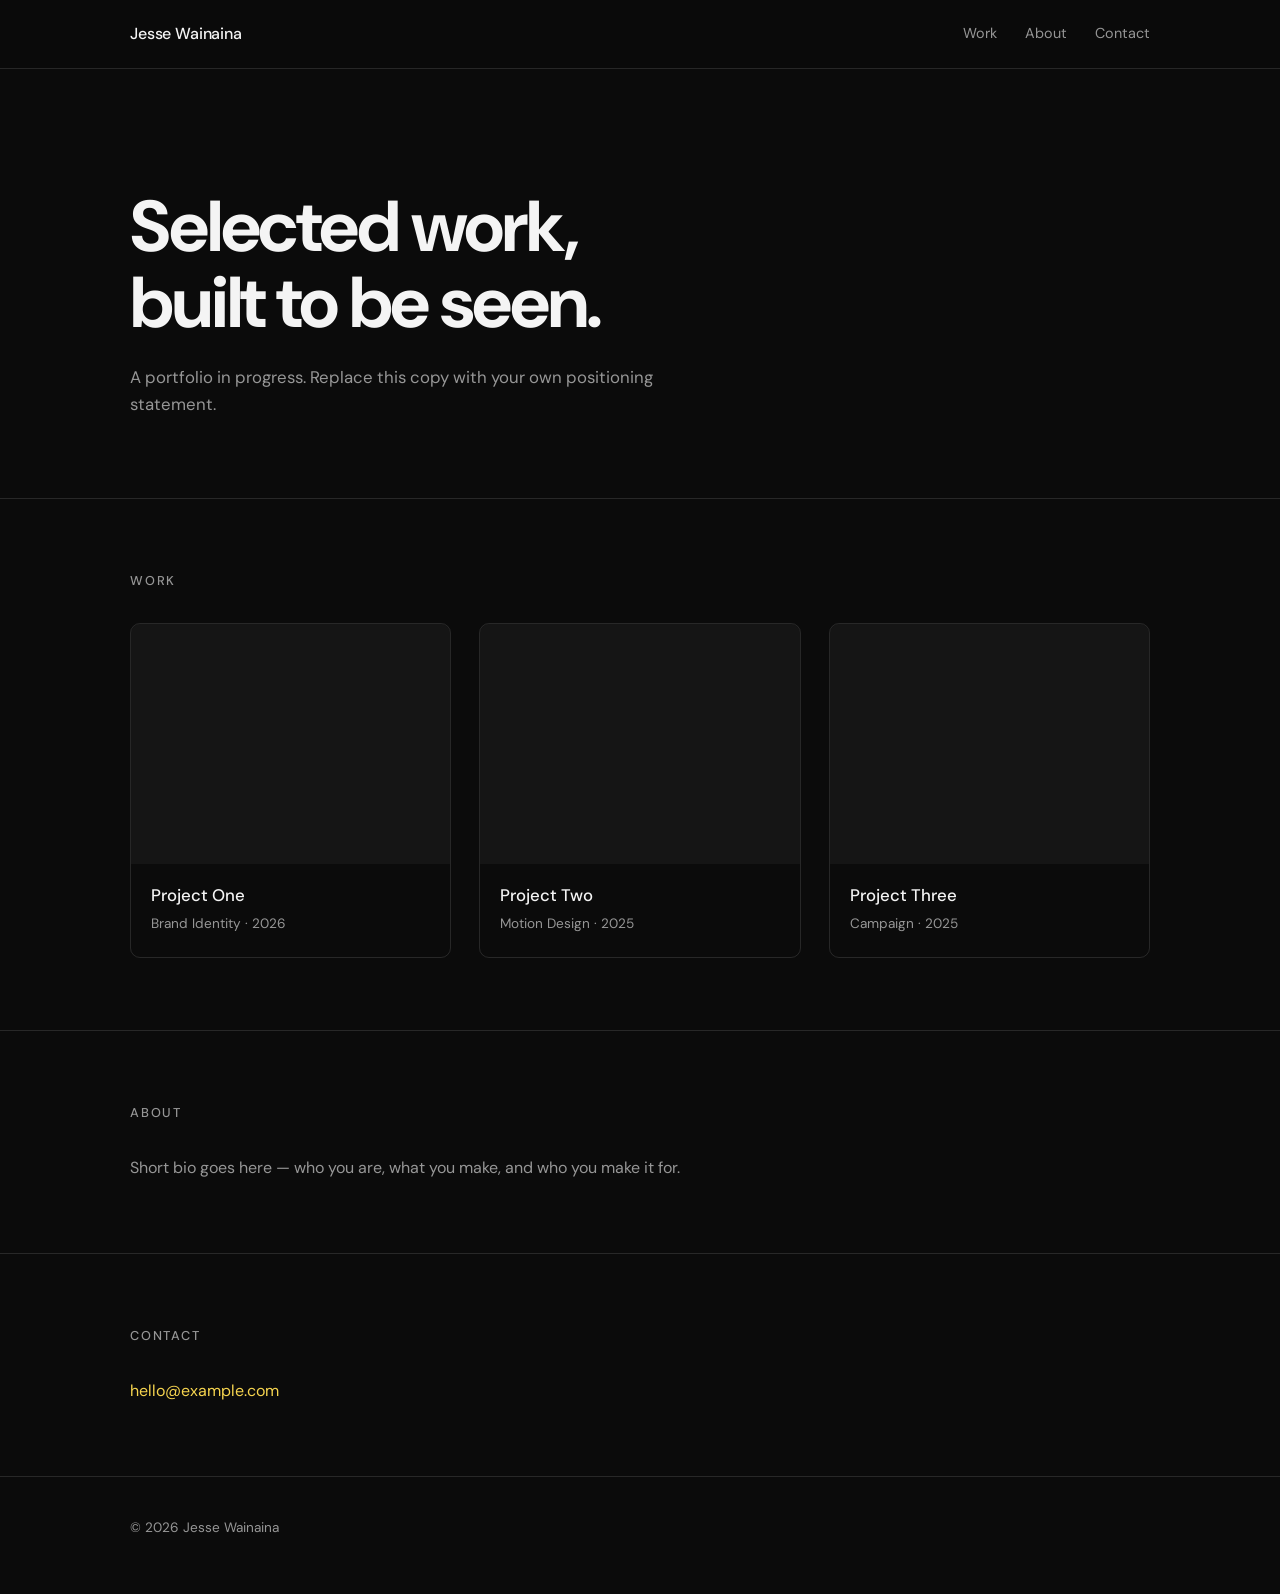
<file: website-portfolio/index.html>
<!DOCTYPE html>
<html lang="en">
<head>
    <meta charset="UTF-8">
    <meta name="viewport" content="width=device-width, initial-scale=1.0">
    <meta name="description" content="Portfolio of Jesse Wainaina — selected work in design, motion, and brand.">
    <title>Portfolio | Jesse Wainaina</title>
    <link rel="stylesheet" href="style.css">
</head>
<body>

    <header class="masthead">
        <div class="container">
            <a href="#" class="wordmark">Jesse Wainaina</a>
            <nav class="nav">
                <a href="#work">Work</a>
                <a href="#about">About</a>
                <a href="#contact">Contact</a>
            </nav>
        </div>
    </header>

    <main>
        <!-- Intro -->
        <section class="intro">
            <div class="container">
                <h1 class="intro-title">Selected work,<br>built to be seen.</h1>
                <p class="intro-lead">A portfolio in progress. Replace this copy with your own positioning statement.</p>
            </div>
        </section>

        <!-- Work -->
        <section class="section" id="work">
            <div class="container">
                <h2 class="section-title">Work</h2>
                <ul class="work-grid" id="work-grid">
                    <!-- Cards are rendered from the `projects` array in script.js -->
                </ul>
            </div>
        </section>

        <!-- About -->
        <section class="section" id="about">
            <div class="container">
                <h2 class="section-title">About</h2>
                <p class="prose">Short bio goes here — who you are, what you make, and who you make it for.</p>
            </div>
        </section>

        <!-- Contact -->
        <section class="section" id="contact">
            <div class="container">
                <h2 class="section-title">Contact</h2>
                <p class="prose">
                    <a href="mailto:hello@example.com" class="link">hello@example.com</a>
                </p>
            </div>
        </section>
    </main>

    <footer class="footer">
        <div class="container">
            <span>&copy; <span id="year"></span> Jesse Wainaina</span>
        </div>
    </footer>

    <script src="script.js"></script>
</body>
</html>
</file>
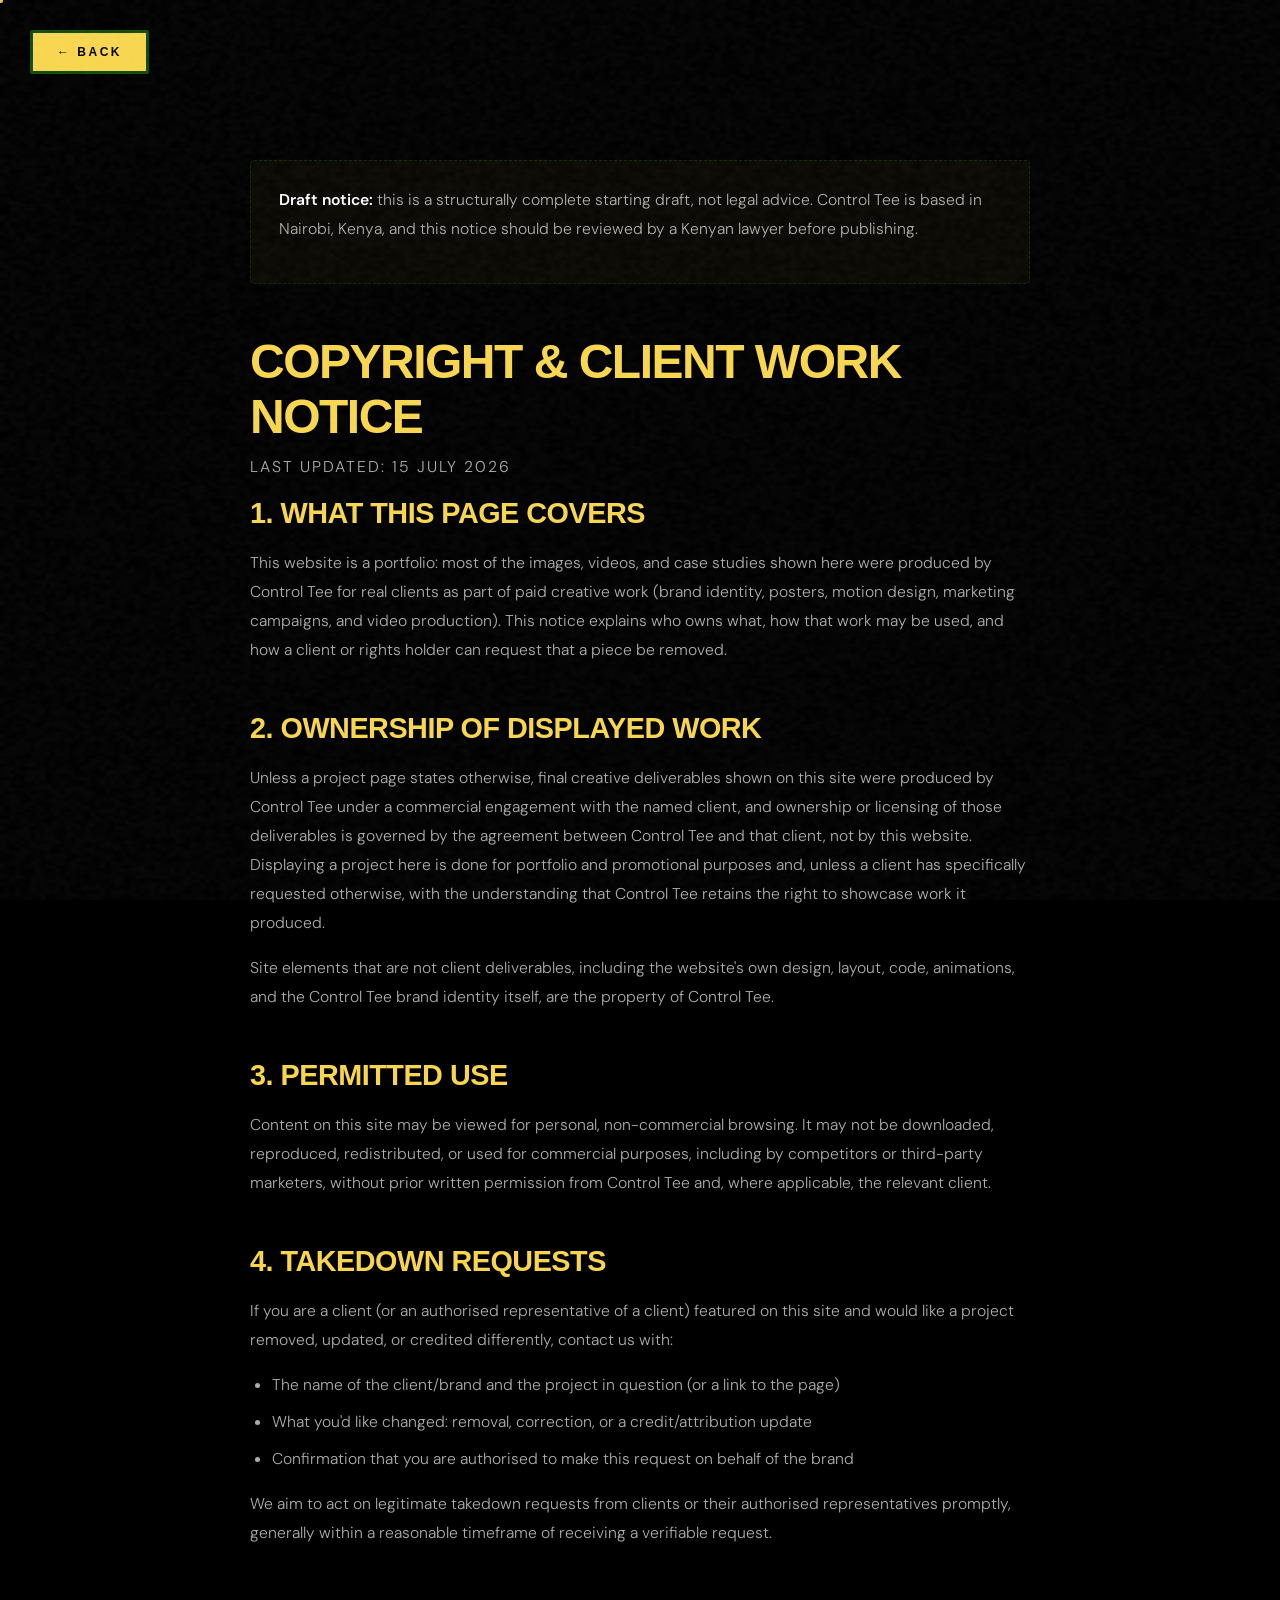
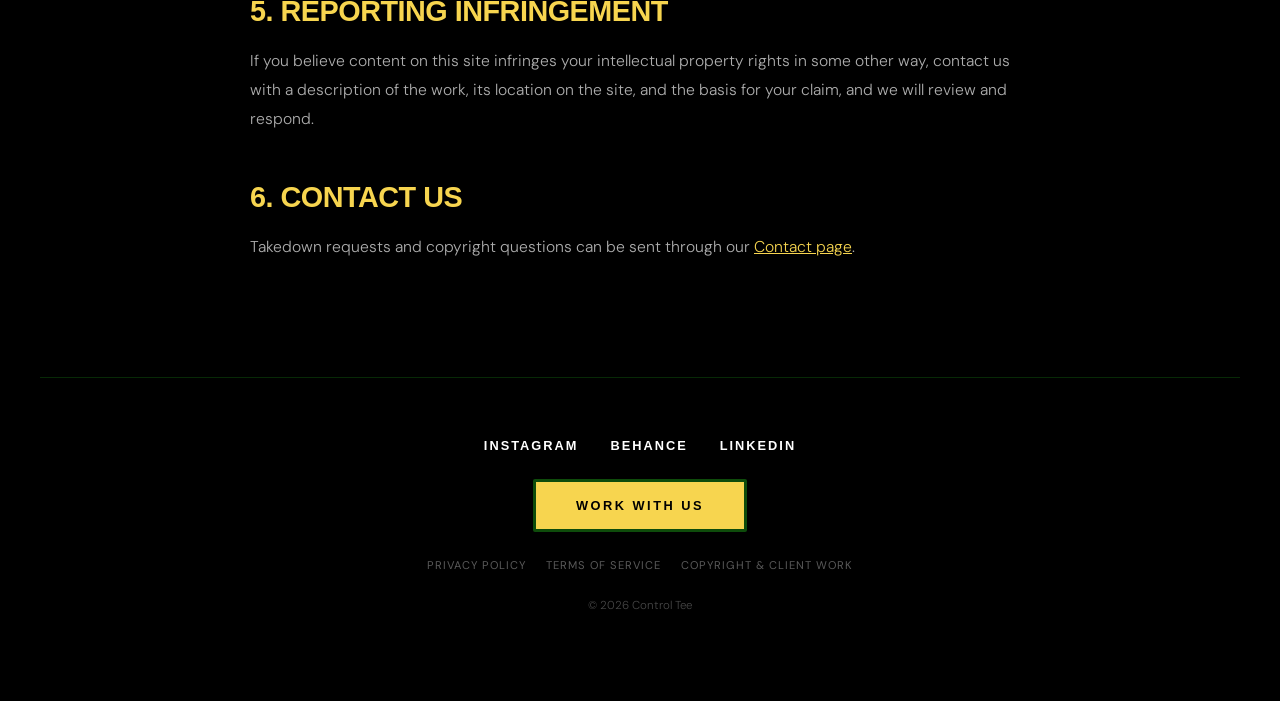
<file: copyright.html>
<!DOCTYPE html>
<html lang="en">
<head>
    <meta charset="UTF-8">
    <meta name="viewport" content="width=device-width, initial-scale=1.0">
    <meta name="description" content="Control Tee's Copyright and Client Work Notice: usage rights and takedown process for client work shown on this site.">
    <link rel="icon" type="image/png" href="assets/logo.png">
    <link rel="preconnect" href="https://api.fontshare.com" crossorigin>
    <link rel="preconnect" href="https://fonts.googleapis.com" crossorigin>
    <link rel="preconnect" href="https://fonts.gstatic.com" crossorigin>
    <link rel="stylesheet" href="https://api.fontshare.com/v2/css?f[]=cabinet-grotesk@100,200,300,400,500,600,700,800,900&display=swap">
    <link rel="stylesheet" href="https://fonts.googleapis.com/css2?family=DM+Sans:ital,opsz,wght@0,9..40,300;0,9..40,400;0,9..40,500;0,9..40,600;1,9..40,300;1,9..40,400&display=swap">
    <link rel="stylesheet" href="style.css">
    <title>Copyright &amp; Client Work Notice — Control Tee</title>
</head>
<body class="page-transition">

    <nav class="sticky-back-nav">
        <a href="index.html" class="btn">← Back</a>
    </nav>

    <section class="legal-section">
        <div class="legal-content">
            <div class="legal-notice">
                <p><strong>Draft notice:</strong> this is a structurally complete starting draft, not legal advice. Control Tee is based in Nairobi, Kenya, and this notice should be reviewed by a Kenyan lawyer before publishing.</p>
            </div>

            <h1 style="font-family:'Cabinet Grotesk', sans-serif; color:var(--yellow); font-size:clamp(2rem, 4vw, 3rem); font-weight:900; text-transform:uppercase; letter-spacing:-1.5px; margin-bottom:8px;">Copyright &amp; Client Work Notice</h1>
            <p class="legal-updated">Last updated: 15 July 2026</p>

            <h2>1. What this page covers</h2>
            <p>This website is a portfolio: most of the images, videos, and case studies shown here were produced by Control Tee for real clients as part of paid creative work (brand identity, posters, motion design, marketing campaigns, and video production). This notice explains who owns what, how that work may be used, and how a client or rights holder can request that a piece be removed.</p>

            <h2>2. Ownership of displayed work</h2>
            <p>Unless a project page states otherwise, final creative deliverables shown on this site were produced by Control Tee under a commercial engagement with the named client, and ownership or licensing of those deliverables is governed by the agreement between Control Tee and that client, not by this website. Displaying a project here is done for portfolio and promotional purposes and, unless a client has specifically requested otherwise, with the understanding that Control Tee retains the right to showcase work it produced.</p>
            <p>Site elements that are not client deliverables, including the website's own design, layout, code, animations, and the Control Tee brand identity itself, are the property of Control Tee.</p>

            <h2>3. Permitted use</h2>
            <p>Content on this site may be viewed for personal, non-commercial browsing. It may not be downloaded, reproduced, redistributed, or used for commercial purposes, including by competitors or third-party marketers, without prior written permission from Control Tee and, where applicable, the relevant client.</p>

            <h2>4. Takedown requests</h2>
            <p>If you are a client (or an authorised representative of a client) featured on this site and would like a project removed, updated, or credited differently, contact us with:</p>
            <ul>
                <li>The name of the client/brand and the project in question (or a link to the page)</li>
                <li>What you'd like changed: removal, correction, or a credit/attribution update</li>
                <li>Confirmation that you are authorised to make this request on behalf of the brand</li>
            </ul>
            <p>We aim to act on legitimate takedown requests from clients or their authorised representatives promptly, generally within a reasonable timeframe of receiving a verifiable request.</p>

            <h2>5. Reporting infringement</h2>
            <p>If you believe content on this site infringes your intellectual property rights in some other way, contact us with a description of the work, its location on the site, and the basis for your claim, and we will review and respond.</p>

            <h2>6. Contact us</h2>
            <p>Takedown requests and copyright questions can be sent through our <a href="contact.html">Contact page</a>.</p>
        </div>
    </section>

    <footer class="main-footer container">
        <div class="social-links">
            <a href="https://www.instagram.com/control.tee/" target="_blank" rel="noopener">Instagram</a>
            <a href="https://www.behance.net/controltee" target="_blank" rel="noopener">Behance</a>
            <a href="https://www.linkedin.com/in/controltee/" target="_blank" rel="noopener">LinkedIn</a>
        </div>
        <a href="contact.html" class="btn">Work With Us</a>
        <div class="footer-legal">
            <a href="privacy.html">Privacy Policy</a>
            <a href="terms.html">Terms of Service</a>
            <a href="copyright.html">Copyright &amp; Client Work</a>
        </div>
        <p class="footer-copy">&copy; 2026 Control Tee</p>
    </footer>

    <script src="animations.js"></script>
</body>
</html>
</file>
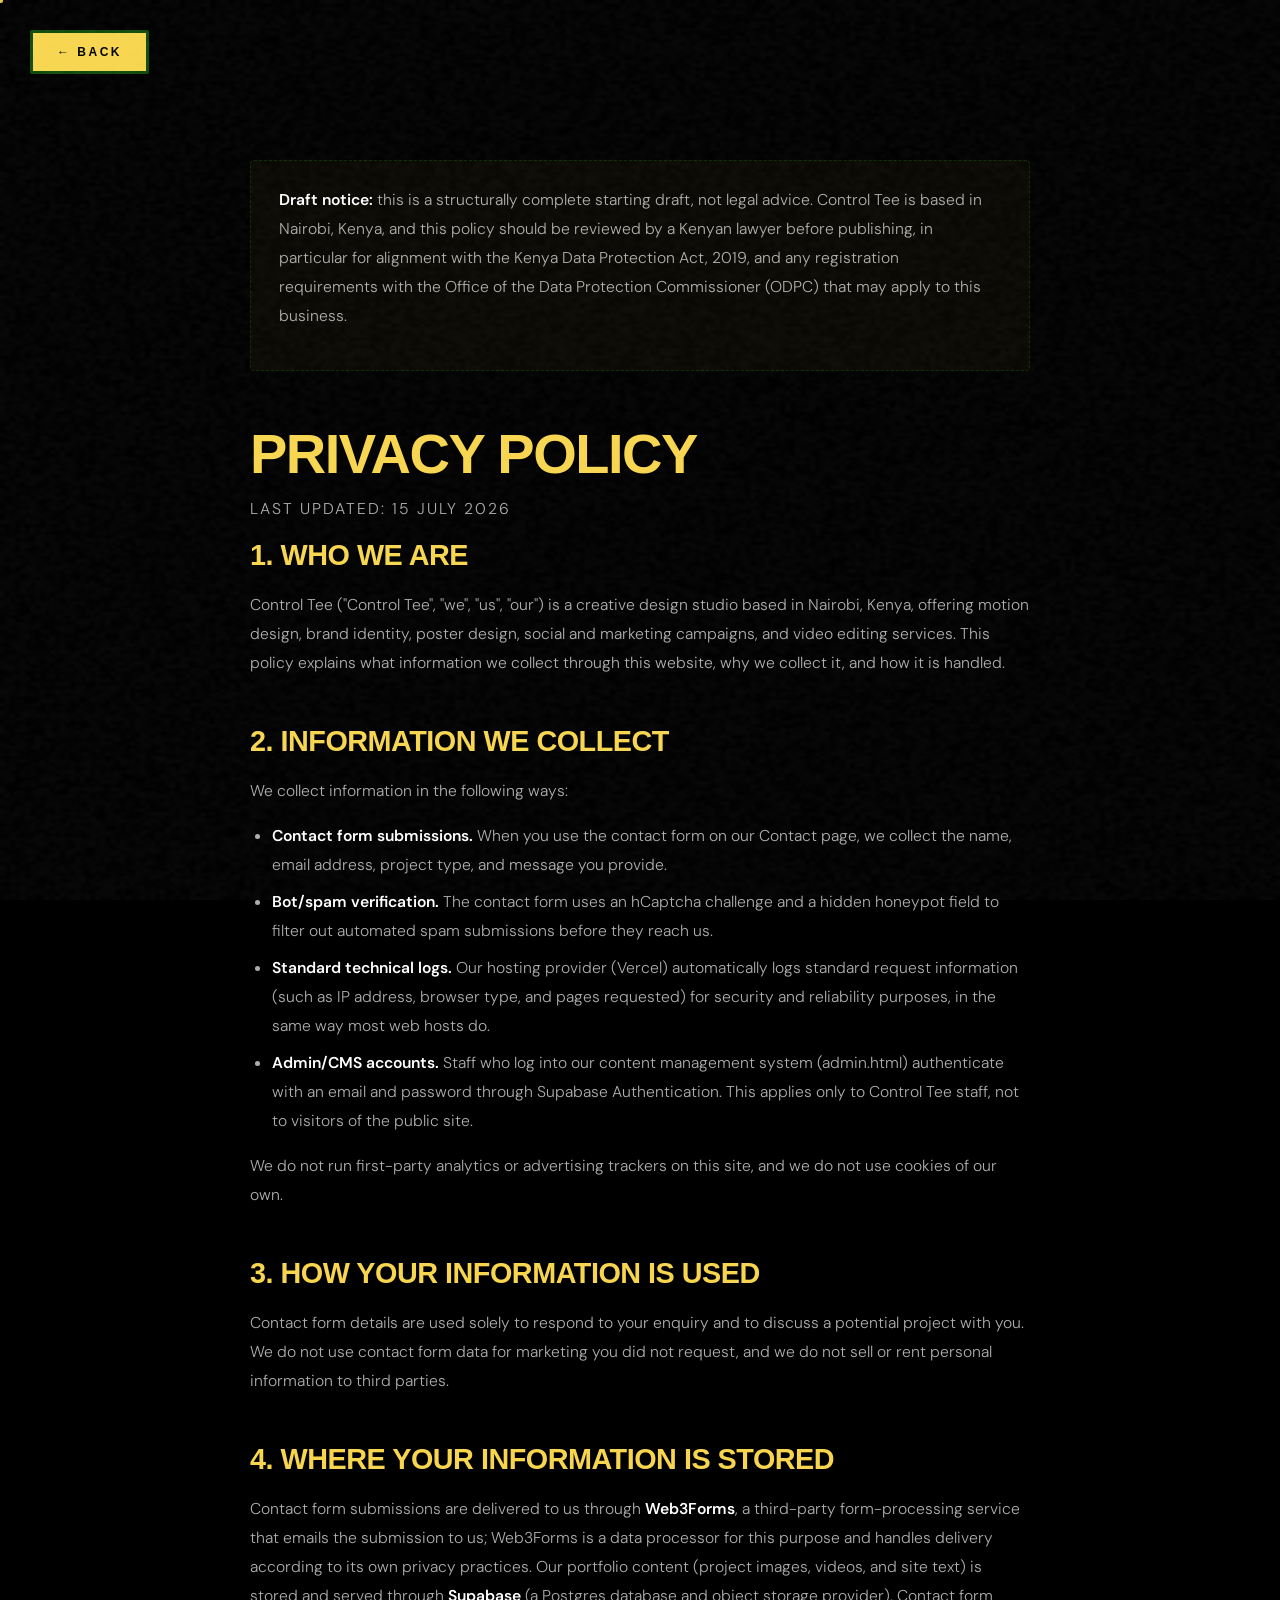
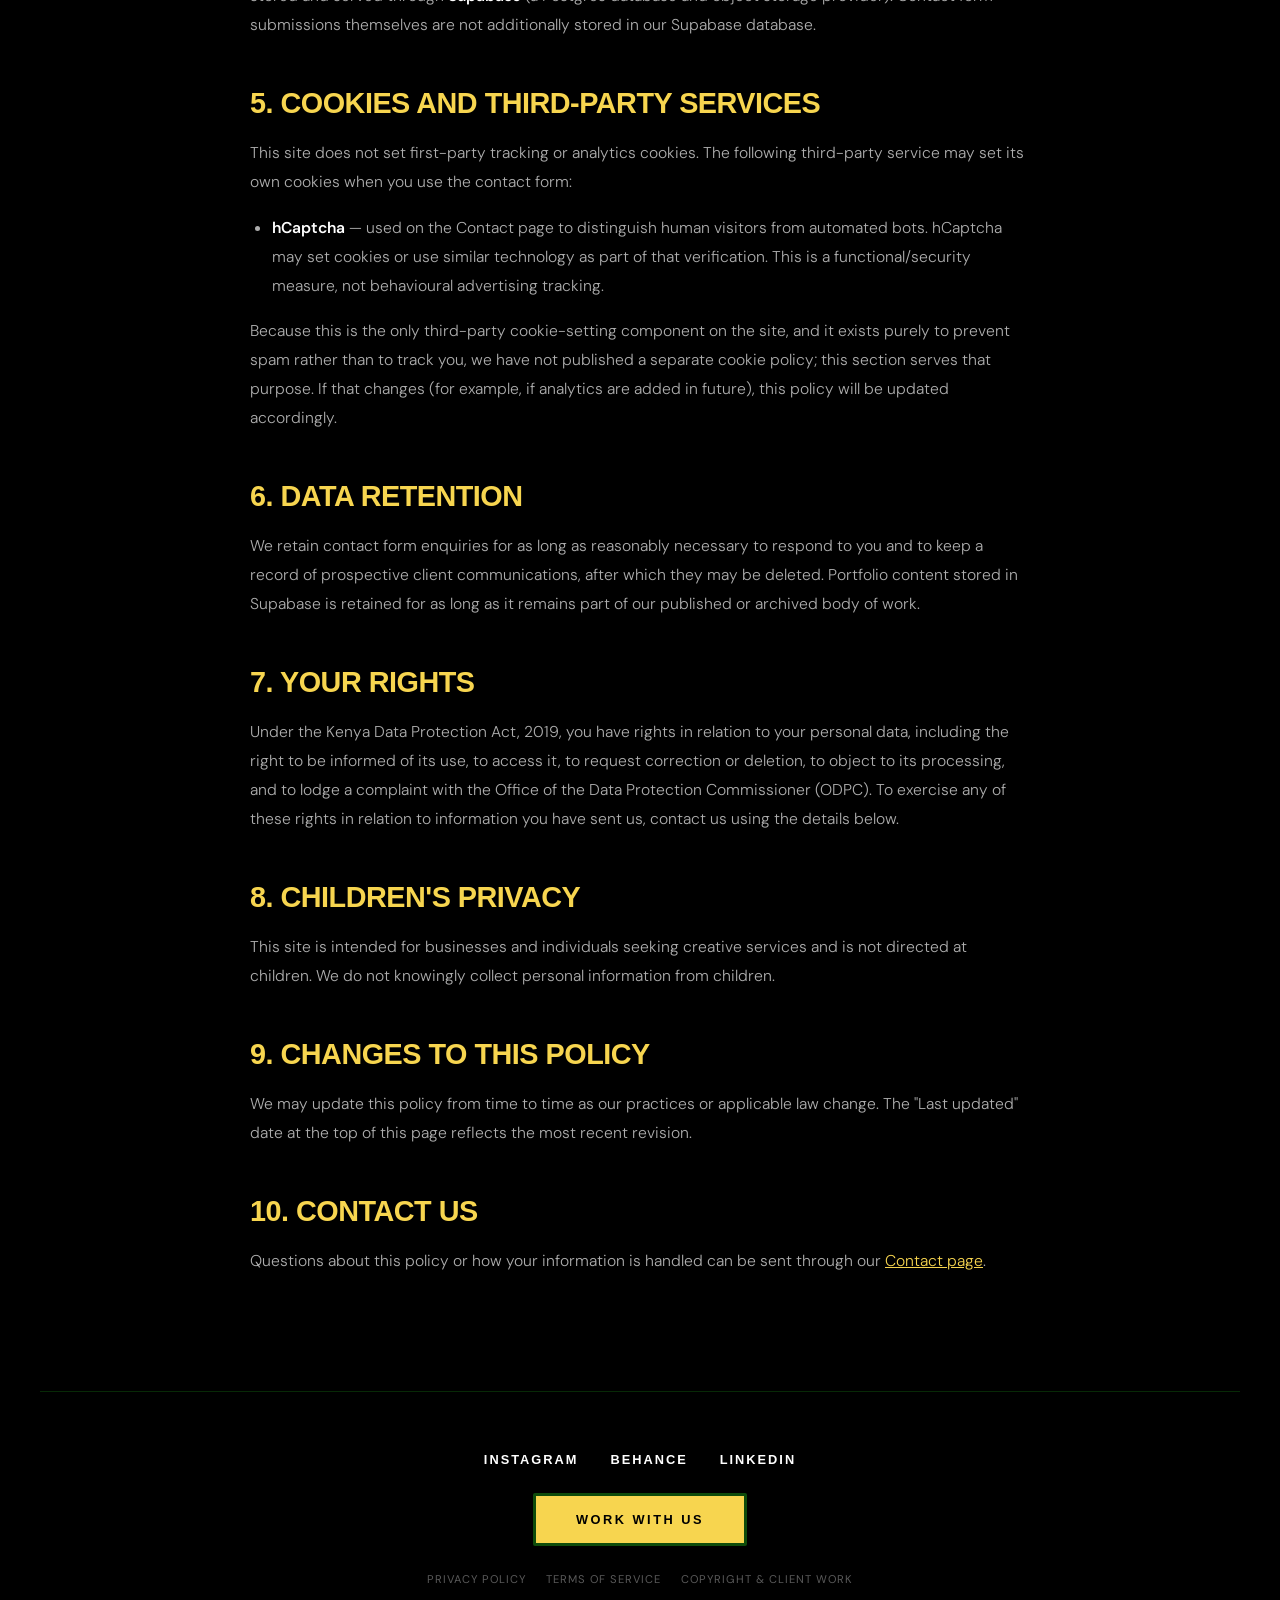
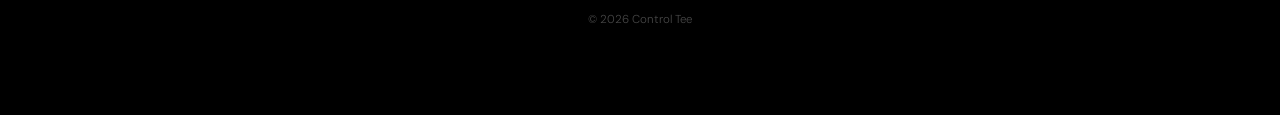
<file: privacy.html>
<!DOCTYPE html>
<html lang="en">
<head>
    <meta charset="UTF-8">
    <meta name="viewport" content="width=device-width, initial-scale=1.0">
    <meta name="description" content="Control Tee's Privacy Policy: what data we collect, how it's stored, and your rights.">
    <link rel="icon" type="image/png" href="assets/logo.png">
    <link rel="preconnect" href="https://api.fontshare.com" crossorigin>
    <link rel="preconnect" href="https://fonts.googleapis.com" crossorigin>
    <link rel="preconnect" href="https://fonts.gstatic.com" crossorigin>
    <link rel="stylesheet" href="https://api.fontshare.com/v2/css?f[]=cabinet-grotesk@100,200,300,400,500,600,700,800,900&display=swap">
    <link rel="stylesheet" href="https://fonts.googleapis.com/css2?family=DM+Sans:ital,opsz,wght@0,9..40,300;0,9..40,400;0,9..40,500;0,9..40,600;1,9..40,300;1,9..40,400&display=swap">
    <link rel="stylesheet" href="style.css">
    <title>Privacy Policy — Control Tee</title>
</head>
<body class="page-transition">

    <nav class="sticky-back-nav">
        <a href="index.html" class="btn">← Back</a>
    </nav>

    <section class="legal-section">
        <div class="legal-content">
            <div class="legal-notice">
                <p><strong>Draft notice:</strong> this is a structurally complete starting draft, not legal advice. Control Tee is based in Nairobi, Kenya, and this policy should be reviewed by a Kenyan lawyer before publishing, in particular for alignment with the Kenya Data Protection Act, 2019, and any registration requirements with the Office of the Data Protection Commissioner (ODPC) that may apply to this business.</p>
            </div>

            <h1 style="font-family:'Cabinet Grotesk', sans-serif; color:var(--yellow); font-size:clamp(2.2rem, 4.5vw, 3.5rem); font-weight:900; text-transform:uppercase; letter-spacing:-1.5px; margin-bottom:8px;">Privacy Policy</h1>
            <p class="legal-updated">Last updated: 15 July 2026</p>

            <h2>1. Who we are</h2>
            <p>Control Tee ("Control Tee", "we", "us", "our") is a creative design studio based in Nairobi, Kenya, offering motion design, brand identity, poster design, social and marketing campaigns, and video editing services. This policy explains what information we collect through this website, why we collect it, and how it is handled.</p>

            <h2>2. Information we collect</h2>
            <p>We collect information in the following ways:</p>
            <ul>
                <li><strong>Contact form submissions.</strong> When you use the contact form on our Contact page, we collect the name, email address, project type, and message you provide.</li>
                <li><strong>Bot/spam verification.</strong> The contact form uses an hCaptcha challenge and a hidden honeypot field to filter out automated spam submissions before they reach us.</li>
                <li><strong>Standard technical logs.</strong> Our hosting provider (Vercel) automatically logs standard request information (such as IP address, browser type, and pages requested) for security and reliability purposes, in the same way most web hosts do.</li>
                <li><strong>Admin/CMS accounts.</strong> Staff who log into our content management system (admin.html) authenticate with an email and password through Supabase Authentication. This applies only to Control Tee staff, not to visitors of the public site.</li>
            </ul>
            <p>We do not run first-party analytics or advertising trackers on this site, and we do not use cookies of our own.</p>

            <h2>3. How your information is used</h2>
            <p>Contact form details are used solely to respond to your enquiry and to discuss a potential project with you. We do not use contact form data for marketing you did not request, and we do not sell or rent personal information to third parties.</p>

            <h2>4. Where your information is stored</h2>
            <p>Contact form submissions are delivered to us through <strong>Web3Forms</strong>, a third-party form-processing service that emails the submission to us; Web3Forms is a data processor for this purpose and handles delivery according to its own privacy practices. Our portfolio content (project images, videos, and site text) is stored and served through <strong>Supabase</strong> (a Postgres database and object storage provider). Contact form submissions themselves are not additionally stored in our Supabase database.</p>

            <h2>5. Cookies and third-party services</h2>
            <p>This site does not set first-party tracking or analytics cookies. The following third-party service may set its own cookies when you use the contact form:</p>
            <ul>
                <li><strong>hCaptcha</strong> — used on the Contact page to distinguish human visitors from automated bots. hCaptcha may set cookies or use similar technology as part of that verification. This is a functional/security measure, not behavioural advertising tracking.</li>
            </ul>
            <p>Because this is the only third-party cookie-setting component on the site, and it exists purely to prevent spam rather than to track you, we have not published a separate cookie policy; this section serves that purpose. If that changes (for example, if analytics are added in future), this policy will be updated accordingly.</p>

            <h2>6. Data retention</h2>
            <p>We retain contact form enquiries for as long as reasonably necessary to respond to you and to keep a record of prospective client communications, after which they may be deleted. Portfolio content stored in Supabase is retained for as long as it remains part of our published or archived body of work.</p>

            <h2>7. Your rights</h2>
            <p>Under the Kenya Data Protection Act, 2019, you have rights in relation to your personal data, including the right to be informed of its use, to access it, to request correction or deletion, to object to its processing, and to lodge a complaint with the Office of the Data Protection Commissioner (ODPC). To exercise any of these rights in relation to information you have sent us, contact us using the details below.</p>

            <h2>8. Children's privacy</h2>
            <p>This site is intended for businesses and individuals seeking creative services and is not directed at children. We do not knowingly collect personal information from children.</p>

            <h2>9. Changes to this policy</h2>
            <p>We may update this policy from time to time as our practices or applicable law change. The "Last updated" date at the top of this page reflects the most recent revision.</p>

            <h2>10. Contact us</h2>
            <p>Questions about this policy or how your information is handled can be sent through our <a href="contact.html">Contact page</a>.</p>
        </div>
    </section>

    <footer class="main-footer container">
        <div class="social-links">
            <a href="https://www.instagram.com/control.tee/" target="_blank" rel="noopener">Instagram</a>
            <a href="https://www.behance.net/controltee" target="_blank" rel="noopener">Behance</a>
            <a href="https://www.linkedin.com/in/controltee/" target="_blank" rel="noopener">LinkedIn</a>
        </div>
        <a href="contact.html" class="btn">Work With Us</a>
        <div class="footer-legal">
            <a href="privacy.html">Privacy Policy</a>
            <a href="terms.html">Terms of Service</a>
            <a href="copyright.html">Copyright &amp; Client Work</a>
        </div>
        <p class="footer-copy">&copy; 2026 Control Tee</p>
    </footer>

    <script src="animations.js"></script>
</body>
</html>
</file>
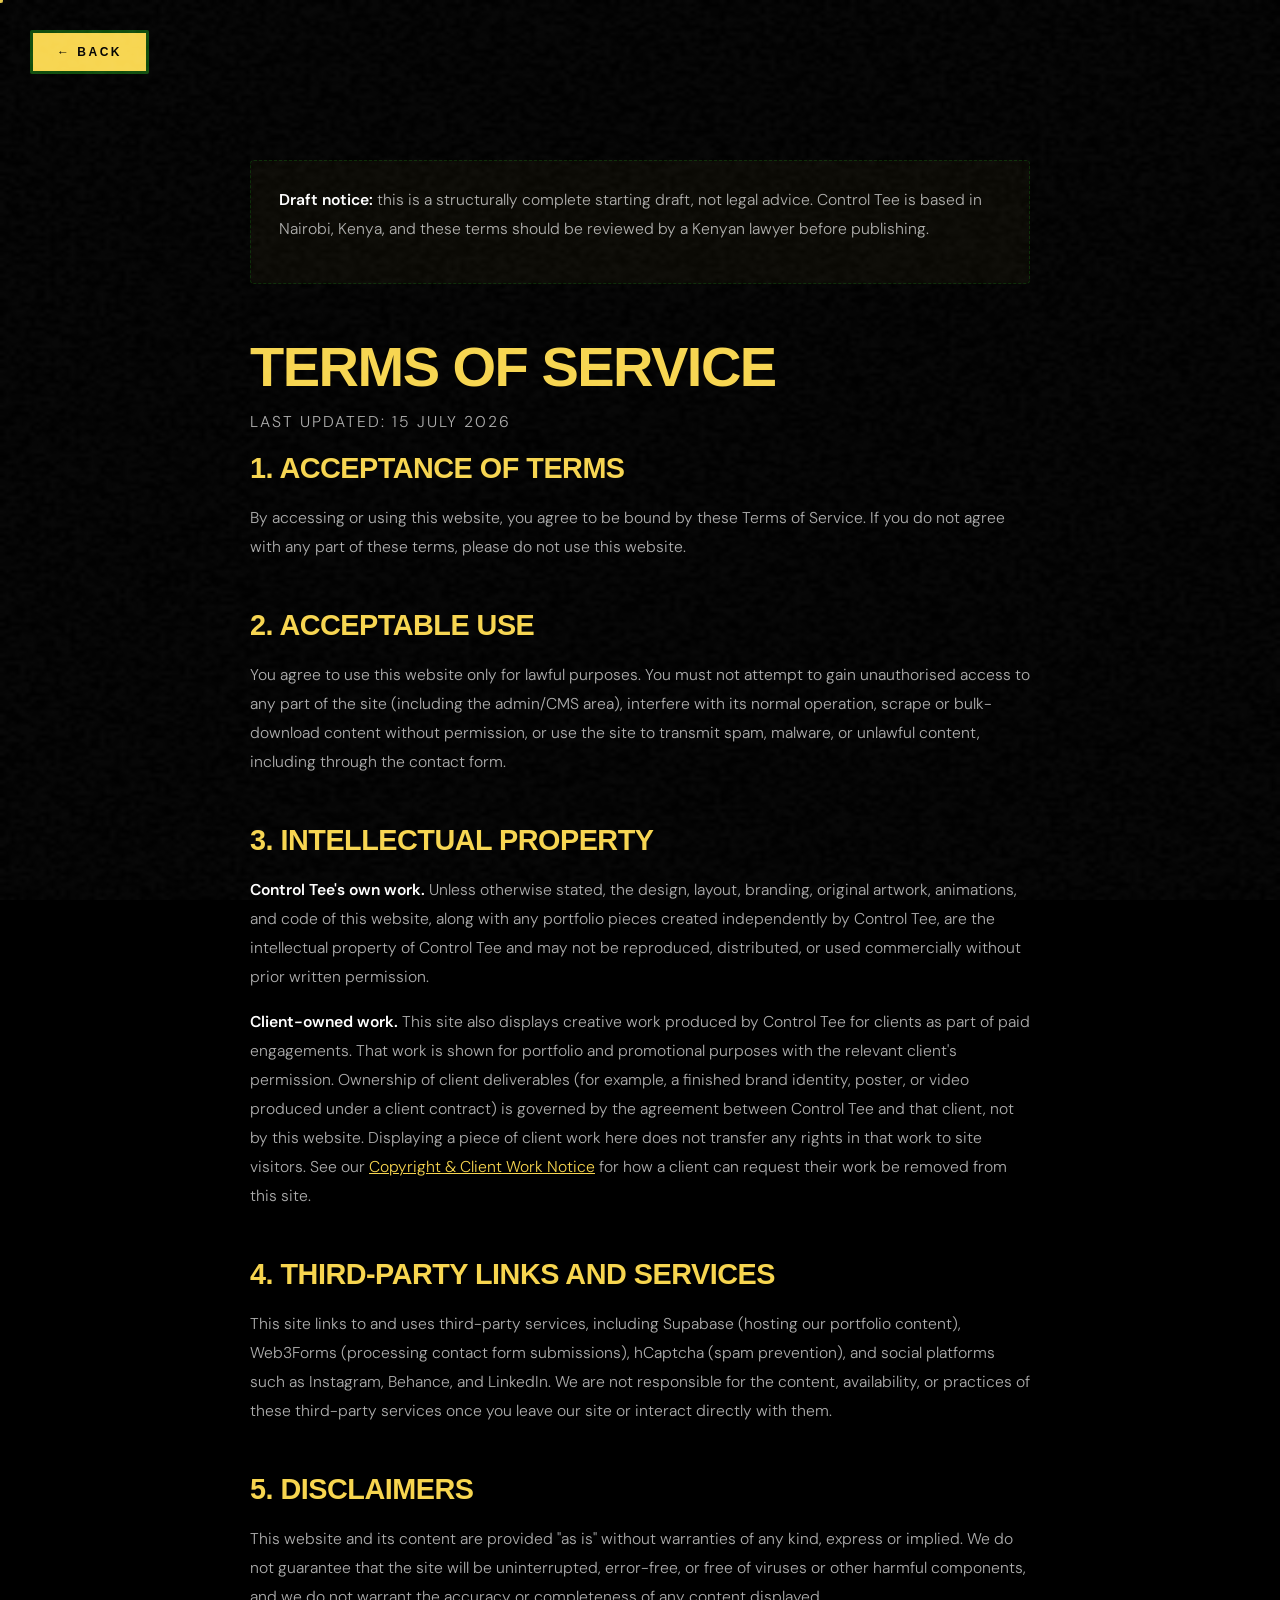
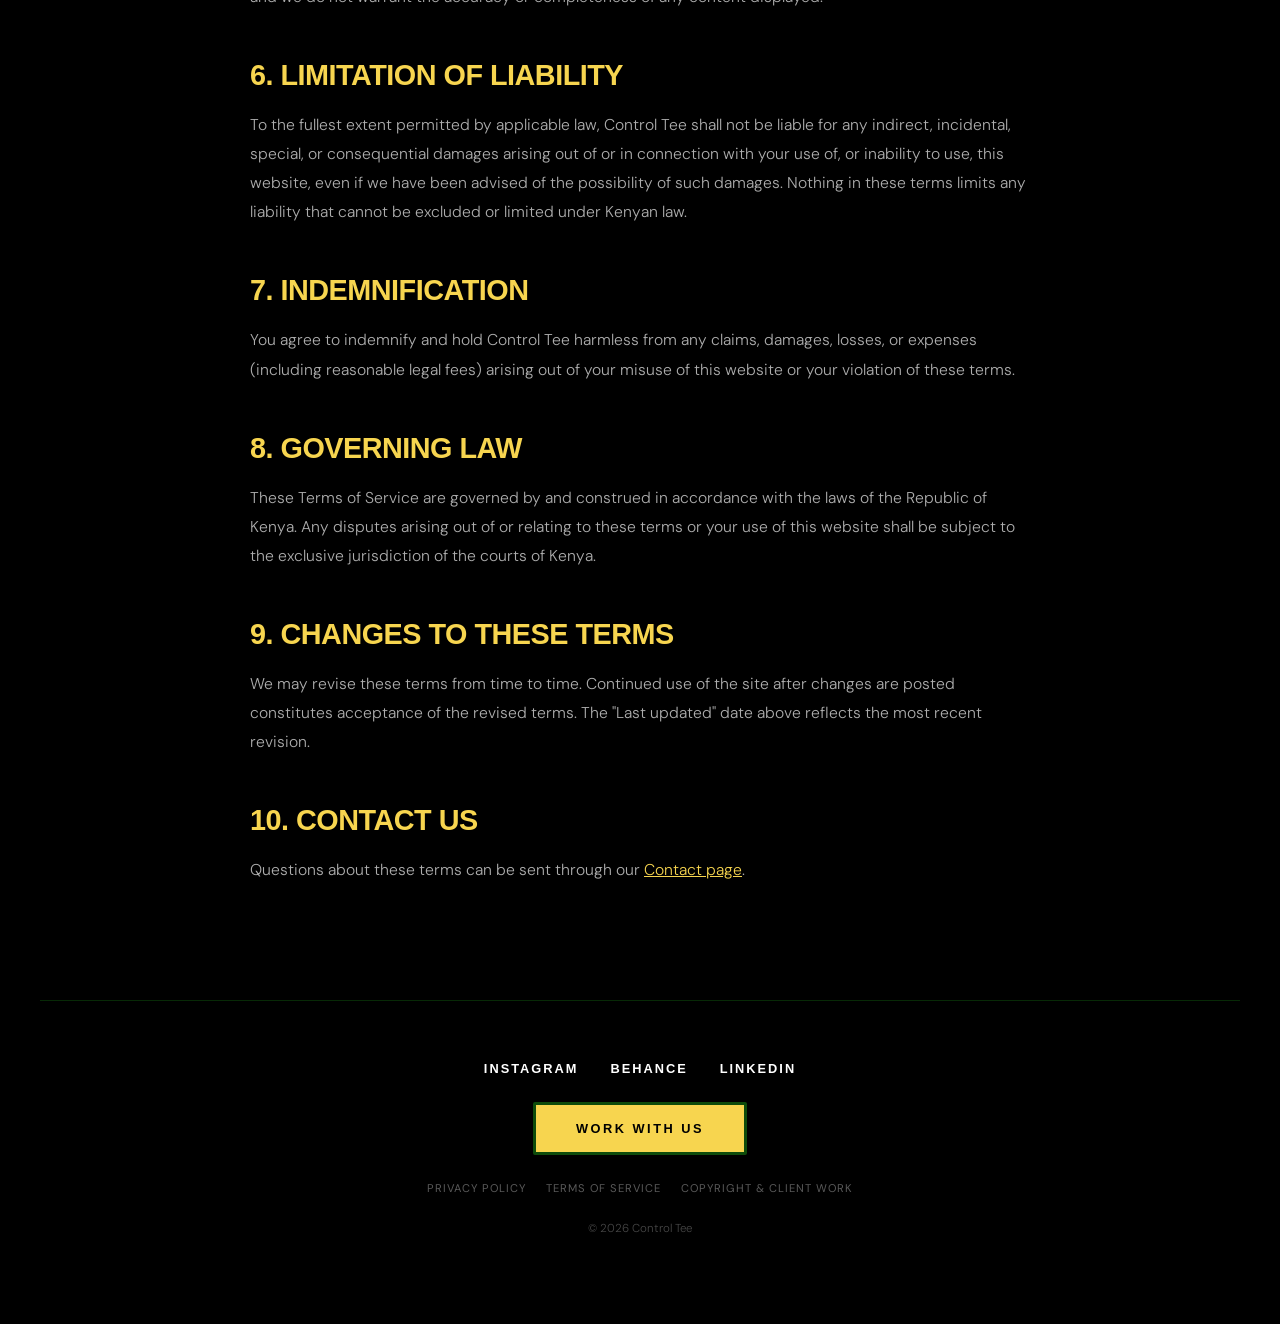
<file: terms.html>
<!DOCTYPE html>
<html lang="en">
<head>
    <meta charset="UTF-8">
    <meta name="viewport" content="width=device-width, initial-scale=1.0">
    <meta name="description" content="Control Tee's Terms of Service: acceptable use, intellectual property, liability, and governing law.">
    <link rel="icon" type="image/png" href="assets/logo.png">
    <link rel="preconnect" href="https://api.fontshare.com" crossorigin>
    <link rel="preconnect" href="https://fonts.googleapis.com" crossorigin>
    <link rel="preconnect" href="https://fonts.gstatic.com" crossorigin>
    <link rel="stylesheet" href="https://api.fontshare.com/v2/css?f[]=cabinet-grotesk@100,200,300,400,500,600,700,800,900&display=swap">
    <link rel="stylesheet" href="https://fonts.googleapis.com/css2?family=DM+Sans:ital,opsz,wght@0,9..40,300;0,9..40,400;0,9..40,500;0,9..40,600;1,9..40,300;1,9..40,400&display=swap">
    <link rel="stylesheet" href="style.css">
    <title>Terms of Service — Control Tee</title>
</head>
<body class="page-transition">

    <nav class="sticky-back-nav">
        <a href="index.html" class="btn">← Back</a>
    </nav>

    <section class="legal-section">
        <div class="legal-content">
            <div class="legal-notice">
                <p><strong>Draft notice:</strong> this is a structurally complete starting draft, not legal advice. Control Tee is based in Nairobi, Kenya, and these terms should be reviewed by a Kenyan lawyer before publishing.</p>
            </div>

            <h1 style="font-family:'Cabinet Grotesk', sans-serif; color:var(--yellow); font-size:clamp(2.2rem, 4.5vw, 3.5rem); font-weight:900; text-transform:uppercase; letter-spacing:-1.5px; margin-bottom:8px;">Terms of Service</h1>
            <p class="legal-updated">Last updated: 15 July 2026</p>

            <h2>1. Acceptance of terms</h2>
            <p>By accessing or using this website, you agree to be bound by these Terms of Service. If you do not agree with any part of these terms, please do not use this website.</p>

            <h2>2. Acceptable use</h2>
            <p>You agree to use this website only for lawful purposes. You must not attempt to gain unauthorised access to any part of the site (including the admin/CMS area), interfere with its normal operation, scrape or bulk-download content without permission, or use the site to transmit spam, malware, or unlawful content, including through the contact form.</p>

            <h2>3. Intellectual property</h2>
            <p><strong>Control Tee's own work.</strong> Unless otherwise stated, the design, layout, branding, original artwork, animations, and code of this website, along with any portfolio pieces created independently by Control Tee, are the intellectual property of Control Tee and may not be reproduced, distributed, or used commercially without prior written permission.</p>
            <p><strong>Client-owned work.</strong> This site also displays creative work produced by Control Tee for clients as part of paid engagements. That work is shown for portfolio and promotional purposes with the relevant client's permission. Ownership of client deliverables (for example, a finished brand identity, poster, or video produced under a client contract) is governed by the agreement between Control Tee and that client, not by this website. Displaying a piece of client work here does not transfer any rights in that work to site visitors. See our <a href="copyright.html">Copyright &amp; Client Work Notice</a> for how a client can request their work be removed from this site.</p>

            <h2>4. Third-party links and services</h2>
            <p>This site links to and uses third-party services, including Supabase (hosting our portfolio content), Web3Forms (processing contact form submissions), hCaptcha (spam prevention), and social platforms such as Instagram, Behance, and LinkedIn. We are not responsible for the content, availability, or practices of these third-party services once you leave our site or interact directly with them.</p>

            <h2>5. Disclaimers</h2>
            <p>This website and its content are provided "as is" without warranties of any kind, express or implied. We do not guarantee that the site will be uninterrupted, error-free, or free of viruses or other harmful components, and we do not warrant the accuracy or completeness of any content displayed.</p>

            <h2>6. Limitation of liability</h2>
            <p>To the fullest extent permitted by applicable law, Control Tee shall not be liable for any indirect, incidental, special, or consequential damages arising out of or in connection with your use of, or inability to use, this website, even if we have been advised of the possibility of such damages. Nothing in these terms limits any liability that cannot be excluded or limited under Kenyan law.</p>

            <h2>7. Indemnification</h2>
            <p>You agree to indemnify and hold Control Tee harmless from any claims, damages, losses, or expenses (including reasonable legal fees) arising out of your misuse of this website or your violation of these terms.</p>

            <h2>8. Governing law</h2>
            <p>These Terms of Service are governed by and construed in accordance with the laws of the Republic of Kenya. Any disputes arising out of or relating to these terms or your use of this website shall be subject to the exclusive jurisdiction of the courts of Kenya.</p>

            <h2>9. Changes to these terms</h2>
            <p>We may revise these terms from time to time. Continued use of the site after changes are posted constitutes acceptance of the revised terms. The "Last updated" date above reflects the most recent revision.</p>

            <h2>10. Contact us</h2>
            <p>Questions about these terms can be sent through our <a href="contact.html">Contact page</a>.</p>
        </div>
    </section>

    <footer class="main-footer container">
        <div class="social-links">
            <a href="https://www.instagram.com/control.tee/" target="_blank" rel="noopener">Instagram</a>
            <a href="https://www.behance.net/controltee" target="_blank" rel="noopener">Behance</a>
            <a href="https://www.linkedin.com/in/controltee/" target="_blank" rel="noopener">LinkedIn</a>
        </div>
        <a href="contact.html" class="btn">Work With Us</a>
        <div class="footer-legal">
            <a href="privacy.html">Privacy Policy</a>
            <a href="terms.html">Terms of Service</a>
            <a href="copyright.html">Copyright &amp; Client Work</a>
        </div>
        <p class="footer-copy">&copy; 2026 Control Tee</p>
    </footer>

    <script src="animations.js"></script>
</body>
</html>
</file>
<file: website-portfolio/style.css>
/* ─────────────────────────────────────────────────────────
   PORTFOLIO — Stylesheet
   Scoped to /website-portfolio. Independent of the root site.
───────────────────────────────────────────────────────── */
@import url('https://fonts.googleapis.com/css2?family=DM+Sans:opsz,wght@9..40,300;9..40,400;9..40,500;9..40,700&display=swap');

/* ── TOKENS ─────────────────────────────────────────── */
:root {
    --bg:      #0b0b0b;
    --fg:      #f4f4f4;
    --muted:   rgba(244, 244, 244, 0.6);
    --accent:  #f7d54f;
    --border:  rgba(244, 244, 244, 0.12);
    --gutter:  40px;
}

/* ── RESET ──────────────────────────────────────────── */
*, *::before, *::after { box-sizing: border-box; margin: 0; padding: 0; }
html { scroll-behavior: smooth; }
body {
    background-color: var(--bg);
    color: var(--fg);
    font-family: 'DM Sans', system-ui, sans-serif;
    font-weight: 400;
    line-height: 1.6;
    overflow-x: hidden;
}
img { display: block; max-width: 100%; height: auto; }
a { color: inherit; text-decoration: none; }

.container { max-width: 1100px; margin: 0 auto; padding: 0 var(--gutter); }

/* ── MASTHEAD ───────────────────────────────────────── */
.masthead {
    position: sticky;
    top: 0;
    z-index: 100;
    background: color-mix(in srgb, var(--bg) 88%, transparent);
    backdrop-filter: blur(10px);
    border-bottom: 1px solid var(--border);
}
.masthead .container {
    display: flex;
    align-items: center;
    justify-content: space-between;
    height: 68px;
}
.wordmark { font-weight: 500; letter-spacing: -0.01em; }
.nav { display: flex; gap: 28px; font-size: 0.9rem; color: var(--muted); }
.nav a { transition: color 0.2s ease; }
.nav a:hover { color: var(--accent); }

/* ── INTRO ──────────────────────────────────────────── */
.intro { padding: 120px 0 80px; }
.intro-title {
    font-size: clamp(2.4rem, 6vw, 4.5rem);
    font-weight: 700;
    line-height: 1.05;
    letter-spacing: -0.03em;
}
.intro-lead {
    margin-top: 24px;
    max-width: 48ch;
    color: var(--muted);
    font-size: 1.05rem;
}

/* ── SECTIONS ───────────────────────────────────────── */
.section { padding: 72px 0; border-top: 1px solid var(--border); }
.section-title {
    font-size: 0.8rem;
    font-weight: 500;
    text-transform: uppercase;
    letter-spacing: 0.14em;
    color: var(--muted);
    margin-bottom: 32px;
}
.prose { max-width: 60ch; color: var(--muted); }
.link { color: var(--accent); border-bottom: 1px solid transparent; transition: border-color 0.2s ease; }
.link:hover { border-color: var(--accent); }

/* ── WORK GRID ──────────────────────────────────────── */
.work-grid {
    list-style: none;
    display: grid;
    grid-template-columns: repeat(auto-fill, minmax(280px, 1fr));
    gap: 28px;
}
.work-card {
    border: 1px solid var(--border);
    border-radius: 10px;
    overflow: hidden;
    transition: border-color 0.25s ease, transform 0.25s ease;
}
.work-card:hover { border-color: var(--accent); transform: translateY(-3px); }
.work-card-thumb {
    aspect-ratio: 4 / 3;
    background: rgba(244, 244, 244, 0.04);
}
.work-card-body { padding: 18px 20px 22px; }
.work-card-title { font-size: 1.05rem; font-weight: 500; }
.work-card-meta {
    margin-top: 4px;
    font-size: 0.85rem;
    color: var(--muted);
}

/* ── FOOTER ─────────────────────────────────────────── */
.footer {
    padding: 40px 0 56px;
    border-top: 1px solid var(--border);
    font-size: 0.85rem;
    color: var(--muted);
}

/* ── RESPONSIVE ─────────────────────────────────────── */
@media (max-width: 640px) {
    :root { --gutter: 22px; }
    .intro { padding: 72px 0 56px; }
    .nav { gap: 18px; }
}

@media (prefers-reduced-motion: reduce) {
    html { scroll-behavior: auto; }
    .work-card { transition: none; }
    .work-card:hover { transform: none; }
}
</file>
<file: style.css>
/* ─────────────────────────────────────────────────────────
   CONTROL TEE — Global Stylesheet
   Fonts: Cabinet Grotesk (headings) · DM Sans (body)
───────────────────────────────────────────────────────── */
/* Fonts are loaded via <link rel="preconnect"/"stylesheet"> in each page's <head>
   instead of @import, so the browser can fetch them in parallel with style.css
   rather than discovering them only after style.css finishes loading. */

/* ── TOKENS ─────────────────────────────────────────── */
:root {
    --green:      #0e4c0b;
    --yellow:     #f7d54f;
    --black:      #000000;
    --white:      #ffffff;
    --border:     rgba(14, 76, 11, 0.55);
    --border-dim: rgba(255, 255, 255, 0.08);
}

/* ── RESET ──────────────────────────────────────────── */
*, *::before, *::after { box-sizing: border-box; margin: 0; padding: 0; }
html { scroll-behavior: smooth; }
body {
    background-color: var(--black);
    color: var(--white);
    font-family: 'DM Sans', sans-serif;
    font-weight: 400;
    overflow-x: hidden;
    padding-bottom: 44px;
    cursor: url("data:image/svg+xml,<svg xmlns='http://www.w3.org/2000/svg' width='24' height='24' viewBox='0 0 24 24'><path d='M3,2 L3,18 L8,14 L11,21 L14,20 L11,13 L17,13 Z' fill='%23f7d54f' stroke='%23000' stroke-width='1.5' stroke-linejoin='round'/></svg>") 3 2, auto;
    transition: font-size 0.3s ease, background-color 0.3s ease;
}
/* ── PRIVACY PROTECTION ── */
img, video {
    -webkit-user-drag: none;
    user-select: none;
    -webkit-touch-callout: none;
}
input, textarea, select { cursor: text; }
a, button, .folder-card {
    cursor: url("data:image/svg+xml,<svg xmlns='http://www.w3.org/2000/svg' width='24' height='24' viewBox='0 0 24 24'><path d='M3,2 L3,18 L8,14 L11,21 L14,20 L11,13 L17,13 Z' fill='%23f7d54f' stroke='%23000' stroke-width='1.5' stroke-linejoin='round'/></svg>") 3 2, pointer;
}
.container { max-width: 1200px; margin: 0 auto; padding: 0 40px; }

/* ── SKIP LINK ──────────────────────────────────────── */
.skip-link {
    position: fixed;
    top: -60px; left: 12px;
    z-index: 10000;
    background: var(--yellow);
    color: var(--black);
    padding: 12px 20px;
    font-family: 'Cabinet Grotesk', sans-serif;
    font-weight: 700;
    text-transform: uppercase;
    letter-spacing: 1.5px;
    font-size: 0.8rem;
    text-decoration: none;
    border-radius: 2px;
    transition: top 0.2s ease;
}
.skip-link:focus { top: 12px; }

/* ── PRELOADER ──────────────────────────────────────── */
.preloader {
    position: fixed;
    inset: 0;
    background: var(--black);
    z-index: 9000;
    display: flex;
    flex-direction: column;
    align-items: center;
    justify-content: center;
    gap: 24px;
    transition: transform 0.95s cubic-bezier(0.76, 0, 0.24, 1);
}
.preloader.done { transform: translateY(-100%); pointer-events: none; }
.preloader-folder { position: relative; width: 64px; height: 50px; margin-bottom: 8px; }
.folder-tab {
    position: absolute;
    top: 0; left: 0;
    width: 28px; height: 12px;
    background: transparent;
    border: 2.5px solid var(--green);
    border-bottom: none;
    border-radius: 5px 5px 0 0;
    transition: border-color 0.4s ease;
}
.folder-body {
    position: absolute;
    bottom: 0; left: 0;
    width: 64px; height: 40px;
    background: transparent;
    border: 2.5px solid var(--green);
    border-radius: 2px 6px 6px 6px;
    transition: background 0.4s ease, border-color 0.4s ease;
}
.preloader.complete .folder-tab { border-color: var(--yellow); }
.preloader.complete .folder-body { background: rgba(247, 213, 79, 0.12); border-color: var(--yellow); }
.preloader-logo {
    width: 60px;
    height: auto;
    opacity: 0;
    animation: plLogoIn 0.7s cubic-bezier(0.16, 1, 0.3, 1) 0.1s forwards;
}
@keyframes plLogoIn {
    from { opacity: 0; transform: translateY(12px); }
    to   { opacity: 1; transform: translateY(0); }
}
.preloader-counter {
    font-family: 'Cabinet Grotesk', sans-serif;
    font-weight: 800;
    font-size: clamp(4rem, 10vw, 7rem);
    color: var(--yellow);
    letter-spacing: -4px;
    line-height: 1;
    min-width: 160px;
    text-align: center;
}
.preloader-bar-track {
    width: clamp(200px, 35vw, 380px);
    height: 1.5px;
    background: var(--border-dim);
    overflow: hidden;
}
.preloader-bar-fill { height: 100%; width: 0%; background: var(--yellow); transition: width 0.04s linear; }
.preloader-tagline {
    font-family: 'DM Sans', sans-serif;
    font-size: 0.78rem;
    font-weight: 400;
    letter-spacing: 3.5px;
    text-transform: uppercase;
    color: rgba(255, 255, 255, 0.45);
    min-height: 1.2em;
    text-align: center;
}

/* ── HERO ───────────────────────────────────────────── */
.hero {
    position: relative;
    height: 100vh;
    display: flex;
    align-items: center;
    justify-content: center;
    overflow: hidden;
    background: var(--black);
}
.hero-video {
    position: absolute;
    top: 50%; left: 50%;
    width: 100%; height: 100%;
    transform: translate(-50%, -50%);
    z-index: 1;
    object-fit: cover;
    filter: blur(8px) brightness(30%);
    scale: 1.1;
}
.hero-overlay {
    position: absolute;
    inset: 0;
    z-index: 1;
    background: radial-gradient(ellipse at center, rgba(14,76,11,0.08) 0%, rgba(0,0,0,0.55) 100%);
}
.hero-content {
    position: relative;
    z-index: 2;
    text-align: center;
    display: flex;
    flex-direction: column;
    align-items: center;
}
.hero-logo {
    max-width: 100px;
    height: auto;
    margin-bottom: 28px;
    opacity: 0;
    transform: translateY(16px);
    transition: opacity 0.7s ease, transform 0.7s ease;
}
.hero-logo.visible { opacity: 1; transform: translateY(0); }
.hero-title {
    font-family: 'Cabinet Grotesk', sans-serif;
    color: var(--yellow);
    font-size: clamp(3.2rem, 10.5vw, 7.8rem);
    font-weight: 900;
    letter-spacing: -5px;
    line-height: 0.88;
    opacity: 0;
    transition: opacity 0.01s;
}
.scramble-char { display: inline; transition: opacity 0.06s ease; }
.scramble-char.resolving { opacity: 0.35; color: inherit; }
.hero-subtitle {
    font-family: 'DM Sans', sans-serif;
    font-weight: 300;
    font-size: 0.9rem;
    letter-spacing: 3.5px;
    text-transform: uppercase;
    color: rgba(255, 255, 255, 0.75);
    margin-top: 22px;
    opacity: 0;
    transform: translateY(10px);
    transition: opacity 0.8s ease 0.6s, transform 0.8s ease 0.6s;
}
.hero-subtitle.visible { opacity: 1; transform: translateY(0); }

/* ── BUTTON ─────────────────────────────────────────── */
.btn {
    display: inline-block;
    padding: 16px 40px;
    margin-top: 40px;
    background-color: var(--yellow);
    border: 3px solid var(--green);
    color: var(--black);
    text-decoration: none;
    text-transform: uppercase;
    font-family: 'Cabinet Grotesk', sans-serif;
    font-weight: 700;
    font-size: 0.8rem;
    letter-spacing: 2.5px;
    border-radius: 2px;
    transition: background 0.4s ease, color 0.4s ease, border 0.4s ease, transform 0.4s ease, box-shadow 0.4s ease;
    opacity: 0;
    transform: translateY(10px);
}
.sticky-back-nav .btn,
.project-footer .btn,
.main-footer .btn,
.admin-content .btn { opacity: 1; transform: translateY(0); margin-top: 0; }
.btn.visible { opacity: 1; transform: translateY(0); }
.btn:hover {
    background-color: var(--green);
    color: var(--yellow);
    border-color: var(--yellow);
    transform: translateY(-6px) !important;
    box-shadow: 0 14px 34px rgba(14, 76, 11, 0.45);
}

/* ── TEXT TICKER ────────────────────────────────────── */
.text-ticker { overflow: hidden; border-top: 1px solid var(--border); border-bottom: 1px solid var(--border); padding: 18px 0; }
.text-ticker-track {
    display: flex;
    align-items: center;
    width: max-content;
    animation: tickerScroll 22s linear infinite;
}
.text-ticker-track:hover { animation-play-state: paused; }
@keyframes tickerScroll {
    from { transform: translateX(0); }
    to   { transform: translateX(-50%); }
}
.ticker-word {
    font-family: 'Cabinet Grotesk', sans-serif;
    font-weight: 800;
    font-size: clamp(0.75rem, 1.2vw, 0.9rem);
    text-transform: uppercase;
    letter-spacing: 3px;
    color: var(--yellow);
    white-space: nowrap;
    padding: 0 28px;
}
.ticker-sep { color: var(--green); font-size: 1.2rem; line-height: 1; flex-shrink: 0; }

/* ── ABOUT ──────────────────────────────────────────── */
.about-section { padding: 130px 0; border-bottom: 1px solid var(--border); }
.about-grid { display: grid; grid-template-columns: 200px 1fr; gap: 0 80px; align-items: start; }
.about-tag {
    font-family: 'Cabinet Grotesk', sans-serif;
    font-weight: 900;
    font-size: 3.5rem;
    color: var(--green);
    letter-spacing: -2px;
    line-height: 1;
    border: 3px solid var(--green);
    padding: 20px 18px;
    text-align: center;
    align-self: center;
}
.about-headline {
    font-family: 'Cabinet Grotesk', sans-serif;
    font-size: clamp(2rem, 4vw, 3.5rem);
    font-weight: 900;
    color: var(--white);
    letter-spacing: -2px;
    line-height: 1.0;
    margin-bottom: 30px;
    text-transform: uppercase;
}
.about-headline em { color: var(--yellow); font-style: normal; }
.about-body {
    font-family: 'DM Sans', sans-serif;
    font-size: 1.05rem;
    font-weight: 300;
    color: rgba(255, 255, 255, 0.65);
    line-height: 1.85;
    max-width: 680px;
    margin-bottom: 50px;
}
.about-body p + p { margin-top: 18px; }
.about-stats { display: flex; gap: 50px; flex-wrap: wrap; }
.stat-number {
    font-family: 'Cabinet Grotesk', sans-serif;
    font-size: 2.8rem;
    font-weight: 900;
    color: var(--yellow);
    letter-spacing: -2px;
    line-height: 1;
    display: block;
}
.stat-label {
    font-family: 'DM Sans', sans-serif;
    font-size: 0.72rem;
    font-weight: 400;
    letter-spacing: 3px;
    text-transform: uppercase;
    color: rgba(255, 255, 255, 0.38);
    display: block;
    margin-top: 6px;
}

/* ── WORK SECTION ───────────────────────────────────── */
#work { padding: 120px 0; }
.section-title {
    font-family: 'Cabinet Grotesk', sans-serif;
    font-size: 1.9rem;
    font-weight: 700;
    color: var(--yellow);
    text-transform: uppercase;
    letter-spacing: 1px;
    margin-bottom: 60px;
    border-bottom: 2px solid var(--green);
    padding-bottom: 16px;
}
.portfolio-grid {
    display: grid;
    grid-template-columns: repeat(auto-fill, minmax(175px, 1fr));
    gap: 60px 40px;
    justify-items: center;
}

/* ── FOLDER CARDS ───────────────────────────────────── */
.folder-card {
    display: flex;
    flex-direction: column;
    align-items: center;
    text-decoration: none;
    text-align: center;
    perspective: 900px;
}
.folder-inner {
    display: flex;
    flex-direction: column;
    align-items: center;
    transform-style: preserve-3d;
    transition: transform 0.15s ease;
}
.folder-icon {
    width: 120px;
    height: 86px;
    background: rgba(255, 255, 255, 0.04);
    backdrop-filter: blur(12px);
    -webkit-backdrop-filter: blur(12px);
    border: 3px solid var(--green);
    border-radius: 4px 8px 8px 8px;
    position: relative;
    transition: border-color 0.35s ease, box-shadow 0.35s ease;
    box-shadow: 0 8px 24px rgba(0, 0, 0, 0.45);
    margin-bottom: 20px;
}
.folder-icon::before {
    content: '';
    position: absolute;
    top: -15px; left: -3px;
    width: 46px; height: 15px;
    background: rgba(255, 255, 255, 0.04);
    border: 3px solid var(--green);
    border-bottom: none;
    border-radius: 6px 6px 0 0;
    transition: border-color 0.35s ease;
}
.folder-card:hover .folder-icon,
.folder-card:hover .folder-icon::before { border-color: var(--yellow); box-shadow: 0 0 32px rgba(247, 213, 79, 0.22); }
.folder-title {
    font-family: 'Cabinet Grotesk', sans-serif;
    color: var(--white);
    font-size: 0.95rem;
    font-weight: 700;
    text-transform: uppercase;
    letter-spacing: 0.5px;
    margin: 0 0 8px;
    transition: color 0.3s ease;
}
.folder-card:hover .folder-title { color: var(--yellow); }
/* ── POSTER MARQUEE ─────────────────────────────────── */
.poster-marquee-container { overflow: hidden; padding: 60px 0; display: none; }
.poster-marquee {
    display: flex;
    width: max-content;
    animation: dynamicMarquee 35s linear infinite;
}
.poster-marquee:hover { animation-play-state: paused; }
@keyframes dynamicMarquee {
    from { transform: translateX(0); }
    to   { transform: translateX(-50%); }
}
.poster-item {
    height: clamp(300px, 48vh, 520px);
    aspect-ratio: 4 / 5;
    object-fit: cover;
    margin: 0 28px;
    border-radius: 4px;
    border: 1px solid var(--border);
    transition: transform 0.4s cubic-bezier(0.16, 1, 0.3, 1), box-shadow 0.4s ease, border-color 0.4s ease;
}
.poster-item:hover {
    transform: translateY(-10px);
    box-shadow: 0 20px 40px rgba(0, 0, 0, 0.5);
    border-color: var(--yellow);
}

/* ── PROJECT CARDS ──────────────────────────────────── */
.portfolio-grid--projects {
    grid-template-columns: repeat(auto-fill, minmax(340px, 1fr));
    gap: 2px;
    justify-items: stretch;
}
.project-card {
    display: block;
    text-decoration: none;
    overflow: hidden;
    position: relative;
    aspect-ratio: 4/3;
    background: rgba(255,255,255,0.03);
    border: 1px solid var(--border);
}
.project-card img { width: 100%; height: 100%; object-fit: cover; display: block; transition: transform 0.6s ease; }
.project-card-info {
    position: absolute;
    bottom: 0; left: 0; right: 0;
    padding: 24px 28px;
    background: linear-gradient(to top, rgba(0,0,0,0.9) 0%, transparent 100%);
    opacity: 0;
    transform: translateY(6px);
    transition: opacity 0.35s ease, transform 0.35s ease;
}
.project-card:hover img { transform: scale(1.04); }
.project-card:hover .project-card-info { opacity: 1; transform: translateY(0); }
.project-card-title {
    font-family: 'Cabinet Grotesk', sans-serif;
    color: var(--white);
    font-size: 1.1rem;
    font-weight: 800;
    text-transform: uppercase;
    letter-spacing: 0.5px;
    margin: 0 0 4px;
}
.project-card-cat {
    font-family: 'DM Sans', sans-serif;
    font-size: 0.68rem;
    color: var(--yellow);
    letter-spacing: 2px;
    text-transform: uppercase;
}

/* ── PROJECT LAYOUT: BEHANCE-STYLE STACK ────────────── */
.project-stack { display: flex; flex-direction: column; }
.project-stack img { width: 100%; display: block; }

/* ── PROJECT LAYOUT: EMBED ──────────────────────────── */
.project-embed-wrap {
    position: relative;
    width: 100%;
    padding-top: 56.25%; /* 16:9 */
    border-radius: 8px;
    border: 1px solid var(--border);
    overflow: hidden;
    background: rgba(255, 255, 255, 0.02);
}
.project-embed-wrap iframe {
    position: absolute;
    inset: 0;
    width: 100%;
    height: 100%;
    border: 0;
}

/* ── PARTNERS ───────────────────────────────────────── */
.partners-section { padding: 100px 0; border-top: 1px solid var(--border); overflow: hidden; }
.partners-label {
    font-family: 'DM Sans', sans-serif;
    font-weight: 400;
    font-size: 0.7rem;
    letter-spacing: 4px;
    text-transform: uppercase;
    color: var(--white);
    opacity: 0.35;
    text-align: center;
    margin-bottom: 52px;
}
.partners-marquee {
    overflow: hidden;
    -webkit-mask-image: linear-gradient(to right, transparent 0%, black 8%, black 92%, transparent 100%);
    mask-image: linear-gradient(to right, transparent 0%, black 8%, black 92%, transparent 100%);
}
.partners-track {
    display: flex;
    align-items: center;
    width: max-content;
    animation: marquee 28s linear infinite;
}
.partners-track:hover { animation-play-state: paused; }
@keyframes marquee {
    from { transform: translateX(0); }
    to   { transform: translateX(-50%); }
}
.partners-track.reverse-marquee { animation: marqueeReverse 28s linear infinite; }
@keyframes marqueeReverse {
    from { transform: translateX(-50%); }
    to   { transform: translateX(0); }
}
.partner-logo {
    height: 68px;
    width: auto;
    max-width: 180px;
    object-fit: contain;
    flex-shrink: 0;
    margin: 0 60px;
    filter: grayscale(1);
    opacity: 0.55;
    transition: opacity 0.45s ease, filter 0.45s ease;
}
.partner-logo:hover { opacity: 1; filter: grayscale(0); }

/* ── SUB PAGE NAV ───────────────────────────────────── */
.sticky-back-nav { position: fixed; top: 30px; left: 30px; z-index: 1000; }
.sticky-back-nav .btn { padding: 12px 24px; font-size: 0.75rem; }

/* ── PROJECT HEADER ─────────────────────────────────── */
.project-header { text-align: center; padding: 150px 20px 70px; }
.project-header h1 {
    font-family: 'Cabinet Grotesk', sans-serif;
    color: var(--yellow);
    font-size: clamp(2.5rem, 6vw, 5.2rem);
    font-weight: 900;
    text-transform: uppercase;
    letter-spacing: -2px;
    margin-bottom: 20px;
}
.project-header p {
    font-family: 'DM Sans', sans-serif;
    font-size: 1rem;
    font-weight: 300;
    color: rgba(255, 255, 255, 0.65);
    max-width: 540px;
    margin: 0 auto;
    line-height: 1.75;
}

/* ── CASE STUDY ─────────────────────────────────────── */
.case-cover { width: 100%; max-height: 85vh; object-fit: cover; display: block; }
.case-meta {
    display: grid;
    grid-template-columns: repeat(4, 1fr);
    border-bottom: 1px solid var(--border);
}
.case-meta-item { padding: 32px 40px; border-right: 1px solid var(--border); }
.case-meta-item:last-child { border-right: none; }
.case-meta-label {
    font-family: 'DM Sans', sans-serif;
    font-size: 0.62rem;
    font-weight: 500;
    letter-spacing: 4px;
    text-transform: uppercase;
    color: rgba(255, 255, 255, 0.32);
    display: block;
    margin-bottom: 8px;
}
.case-meta-value {
    font-family: 'Cabinet Grotesk', sans-serif;
    font-size: 1rem;
    font-weight: 700;
    color: var(--white);
    text-transform: uppercase;
}
.case-intro { max-width: 780px; margin: 90px auto; padding: 0 40px; text-align: center; }
.case-intro h2 {
    font-family: 'Cabinet Grotesk', sans-serif;
    font-size: clamp(1.6rem, 3vw, 2.6rem);
    font-weight: 800;
    color: var(--yellow);
    text-transform: uppercase;
    letter-spacing: -1px;
    margin-bottom: 22px;
}
.case-intro p {
    font-family: 'DM Sans', sans-serif;
    font-size: 1rem;
    font-weight: 300;
    color: rgba(255, 255, 255, 0.6);
    line-height: 1.9;
}
.case-tags { display: flex; flex-wrap: wrap; gap: 10px; justify-content: center; margin-top: 28px; }
.case-tag {
    font-family: 'DM Sans', sans-serif;
    font-size: 0.68rem;
    font-weight: 500;
    letter-spacing: 2.5px;
    text-transform: uppercase;
    color: var(--yellow);
    border: 1px solid var(--border);
    padding: 7px 16px;
    border-radius: 2px;
}

/* ── CONTACT ────────────────────────────────────────── */
.contact-section { min-height: 100vh; display: flex; align-items: center; padding: 160px 20px 100px; }
.contact-grid { display: grid; grid-template-columns: 1fr 1fr; gap: 90px; align-items: start; width: 100%; max-width: 1100px; margin: 0 auto; }
.contact-headline {
    font-family: 'Cabinet Grotesk', sans-serif;
    font-size: clamp(2.8rem, 5.5vw, 5rem);
    font-weight: 900;
    color: var(--yellow);
    letter-spacing: -3px;
    line-height: 0.9;
    text-transform: uppercase;
    margin-bottom: 32px;
}
.contact-body { font-family: 'DM Sans', sans-serif; font-size: 1rem; font-weight: 300; color: rgba(255, 255, 255, 0.6); line-height: 1.85; margin-bottom: 52px; }
.contact-form { display: flex; flex-direction: column; gap: 22px; }
.form-group { display: flex; flex-direction: column; gap: 9px; }
.form-label { font-family: 'DM Sans', sans-serif; font-size: 0.65rem; font-weight: 500; letter-spacing: 3.5px; text-transform: uppercase; color: rgba(255, 255, 255, 0.38); }
.form-input, .form-textarea {
    background: rgba(255, 255, 255, 0.03);
    border: 1.5px solid var(--border);
    color: var(--white);
    font-family: 'DM Sans', sans-serif;
    font-size: 0.95rem;
    padding: 15px 18px;
    border-radius: 3px;
    outline: none;
    width: 100%;
    transition: border-color 0.3s ease, background 0.3s ease;
}
.form-input:focus, .form-textarea:focus { border-color: var(--yellow); background: rgba(247, 213, 79, 0.03); }
.form-textarea { resize: vertical; min-height: 140px; line-height: 1.7; }
.form-submit { align-self: flex-start; margin-top: 6px; opacity: 1; transform: none; }

/* ── SCROLL REVEAL ──────────────────────────────────── */
.reveal { opacity: 0; transform: translateY(38px); transition: opacity 0.85s cubic-bezier(0.16, 1, 0.3, 1), transform 0.85s cubic-bezier(0.16, 1, 0.3, 1); }
.reveal.is-visible { opacity: 1; transform: translateY(0); }

/* ── ACCESSIBILITY WIDGET ───────────────────────────── */
.a11y-widget {
    position: fixed;
    top: 24px; right: 24px;
    z-index: 9999;
}
.a11y-btn {
    background: rgba(0,0,0,0.6);
    border: 1px solid var(--border);
    color: var(--yellow);
    width: 42px; height: 42px;
    border-radius: 50%;
    display: flex; align-items: center; justify-content: center;
    backdrop-filter: blur(8px);
    box-shadow: 0 0 15px rgba(247,213,79,0.15);
    transition: box-shadow 0.3s ease, transform 0.3s ease;
}
.a11y-btn:hover {
    box-shadow: 0 0 25px rgba(247,213,79,0.6);
    transform: scale(1.05);
}
.a11y-menu {
    display: none; position: absolute;
    top: 50px; right: 0;
    background: rgba(0,0,0,0.9);
    border: 1px solid var(--border); border-radius: 4px;
    padding: 12px; flex-direction: column; gap: 10px;
    backdrop-filter: blur(12px); min-width: 160px;
}
.a11y-menu.open { display: flex; }
.a11y-menu button { background: none; border: none; color: var(--white); text-align: left; font-family: 'DM Sans', sans-serif; font-size: 0.8rem; transition: color 0.2s ease; }
.a11y-menu button:hover { color: var(--yellow); }
body.large-text { font-size: 1.15rem; }
body.high-contrast { --black: #000; --white: #fff; --yellow: #fff200; --green: #00ff00; --border: #ffffff; }

/* ── DESKTOP TASKBAR ────────────────────────────────── */
.desktop-taskbar {
    position: fixed;
    bottom: 0; left: 0; right: 0;
    height: 44px;
    background: rgba(0, 0, 0, 0.88);
    backdrop-filter: blur(12px);
    -webkit-backdrop-filter: blur(12px);
    border-top: 1px solid var(--border);
    display: flex;
    align-items: center;
    justify-content: space-between;
    padding: 0 24px;
    z-index: 500;
    transform: translateY(100%);
    transition: transform 0.7s cubic-bezier(0.16, 1, 0.3, 1);
}
.desktop-taskbar.visible { transform: translateY(0); }
.taskbar-progress {
    position: absolute;
    top: 0; left: 0;
    height: 1.5px;
    width: 0%;
    background: var(--yellow);
    transition: width 0.1s linear;
}
.taskbar-left, .taskbar-right, .taskbar-center { display: flex; align-items: center; gap: 16px; }
#taskbar-status { min-width: 130px; transition: opacity 0.25s ease; }
.taskbar-item {
    font-family: 'Cabinet Grotesk', sans-serif;
    font-size: 0.68rem;
    font-weight: 600;
    letter-spacing: 2px;
    text-transform: uppercase;
    color: rgba(255, 255, 255, 0.45);
    text-decoration: none;
    transition: color 0.25s ease;
    white-space: nowrap;
}
.taskbar-item:hover { color: var(--yellow); }
.taskbar-logo { color: var(--yellow); font-size: 0.78rem; font-weight: 900; letter-spacing: 3px; }
.taskbar-divider { width: 1px; height: 18px; background: var(--border); }
.taskbar-cta {
    color: var(--yellow) !important;
    border: 1px solid var(--border);
    padding: 5px 14px;
    border-radius: 2px;
    transition: background 0.25s ease, color 0.25s ease, border-color 0.25s ease;
}
.taskbar-cta:hover { background: var(--yellow); color: var(--black) !important; border-color: var(--yellow); }

/* ── EMPTY / LOADING STATE ──────────────────────────── */
.empty-state {
    font-family: 'DM Sans', sans-serif;
    font-size: 0.85rem;
    color: rgba(255,255,255,0.55);
    padding: 32px 0;
    text-align: center;
    letter-spacing: 1px;
}

/* ── LEGAL PAGES ─────────────────────────────────────── */
.legal-section { padding: 160px 20px 100px; }
.legal-content { max-width: 780px; margin: 0 auto; }
.legal-updated { font-family: 'DM Sans', sans-serif; font-size: 0.75rem; letter-spacing: 2px; text-transform: uppercase; color: rgba(255,255,255,0.35); margin-bottom: 40px; }
.legal-notice { border: 1px dashed var(--border); border-radius: 4px; padding: 24px 28px; margin-bottom: 50px; background: rgba(247,213,79,0.03); }
.legal-notice p { font-family: 'DM Sans', sans-serif; font-size: 0.9rem; font-weight: 300; color: rgba(255,255,255,0.7); line-height: 1.7; margin: 0; }
.legal-notice strong { color: var(--yellow); }
.legal-content h2 { font-family: 'Cabinet Grotesk', sans-serif; font-size: clamp(1.3rem, 2.4vw, 1.8rem); font-weight: 800; color: var(--yellow); text-transform: uppercase; letter-spacing: -0.5px; margin: 48px 0 18px; }
.legal-content h2:first-of-type { margin-top: 0; }
.legal-content p { font-family: 'DM Sans', sans-serif; font-size: 0.98rem; font-weight: 300; color: rgba(255,255,255,0.68); line-height: 1.85; margin-bottom: 16px; }
.legal-content ul, .legal-content ol { font-family: 'DM Sans', sans-serif; font-size: 0.98rem; font-weight: 300; color: rgba(255,255,255,0.68); line-height: 1.85; margin: 0 0 16px 22px; }
.legal-content li { margin-bottom: 8px; }
.legal-content a { color: var(--yellow); }
.legal-content strong { color: var(--white); font-weight: 600; }

/* ── FOOTER ─────────────────────────────────────────── */
.main-footer { padding: 60px 20px 44px; text-align: center; border-top: 1px solid var(--border); display: flex; flex-direction: column; align-items: center; gap: 26px; }
.social-links { display: flex; gap: 32px; }
.social-links a { font-family: 'Cabinet Grotesk', sans-serif; color: var(--white); text-decoration: none; font-weight: 600; font-size: 0.8rem; text-transform: uppercase; letter-spacing: 2px; transition: color 0.3s ease; }
.social-links a:hover { color: var(--yellow); }
.footer-copy { font-family: 'DM Sans', sans-serif; font-size: 0.72rem; font-weight: 300; color: rgba(255, 255, 255, 0.28); }
.footer-legal { display: flex; gap: 20px; flex-wrap: wrap; justify-content: center; }
.footer-legal a { font-family: 'DM Sans', sans-serif; font-size: 0.7rem; color: rgba(255, 255, 255, 0.35); text-decoration: none; letter-spacing: 1px; text-transform: uppercase; transition: color 0.3s ease; }
.footer-legal a:hover { color: var(--yellow); }

/* ── RESPONSIVE ─────────────────────────────────────── */
@media (max-width: 900px) {
    .contact-grid { grid-template-columns: 1fr; gap: 60px; }
    .case-meta { grid-template-columns: repeat(2, 1fr); }
    .about-grid { grid-template-columns: 1fr; gap: 40px; }
}
@media (max-width: 640px) {
    .container { padding: 0 24px; }
    .hero-title { letter-spacing: -2px; }
    .sticky-back-nav { top: 20px; left: 20px; }
    body, a, button, .folder-card { cursor: auto; }
    .case-meta { grid-template-columns: 1fr 1fr; }
    .case-meta-item { padding: 20px; }
    .taskbar-center { display: none; }
}
</file>
